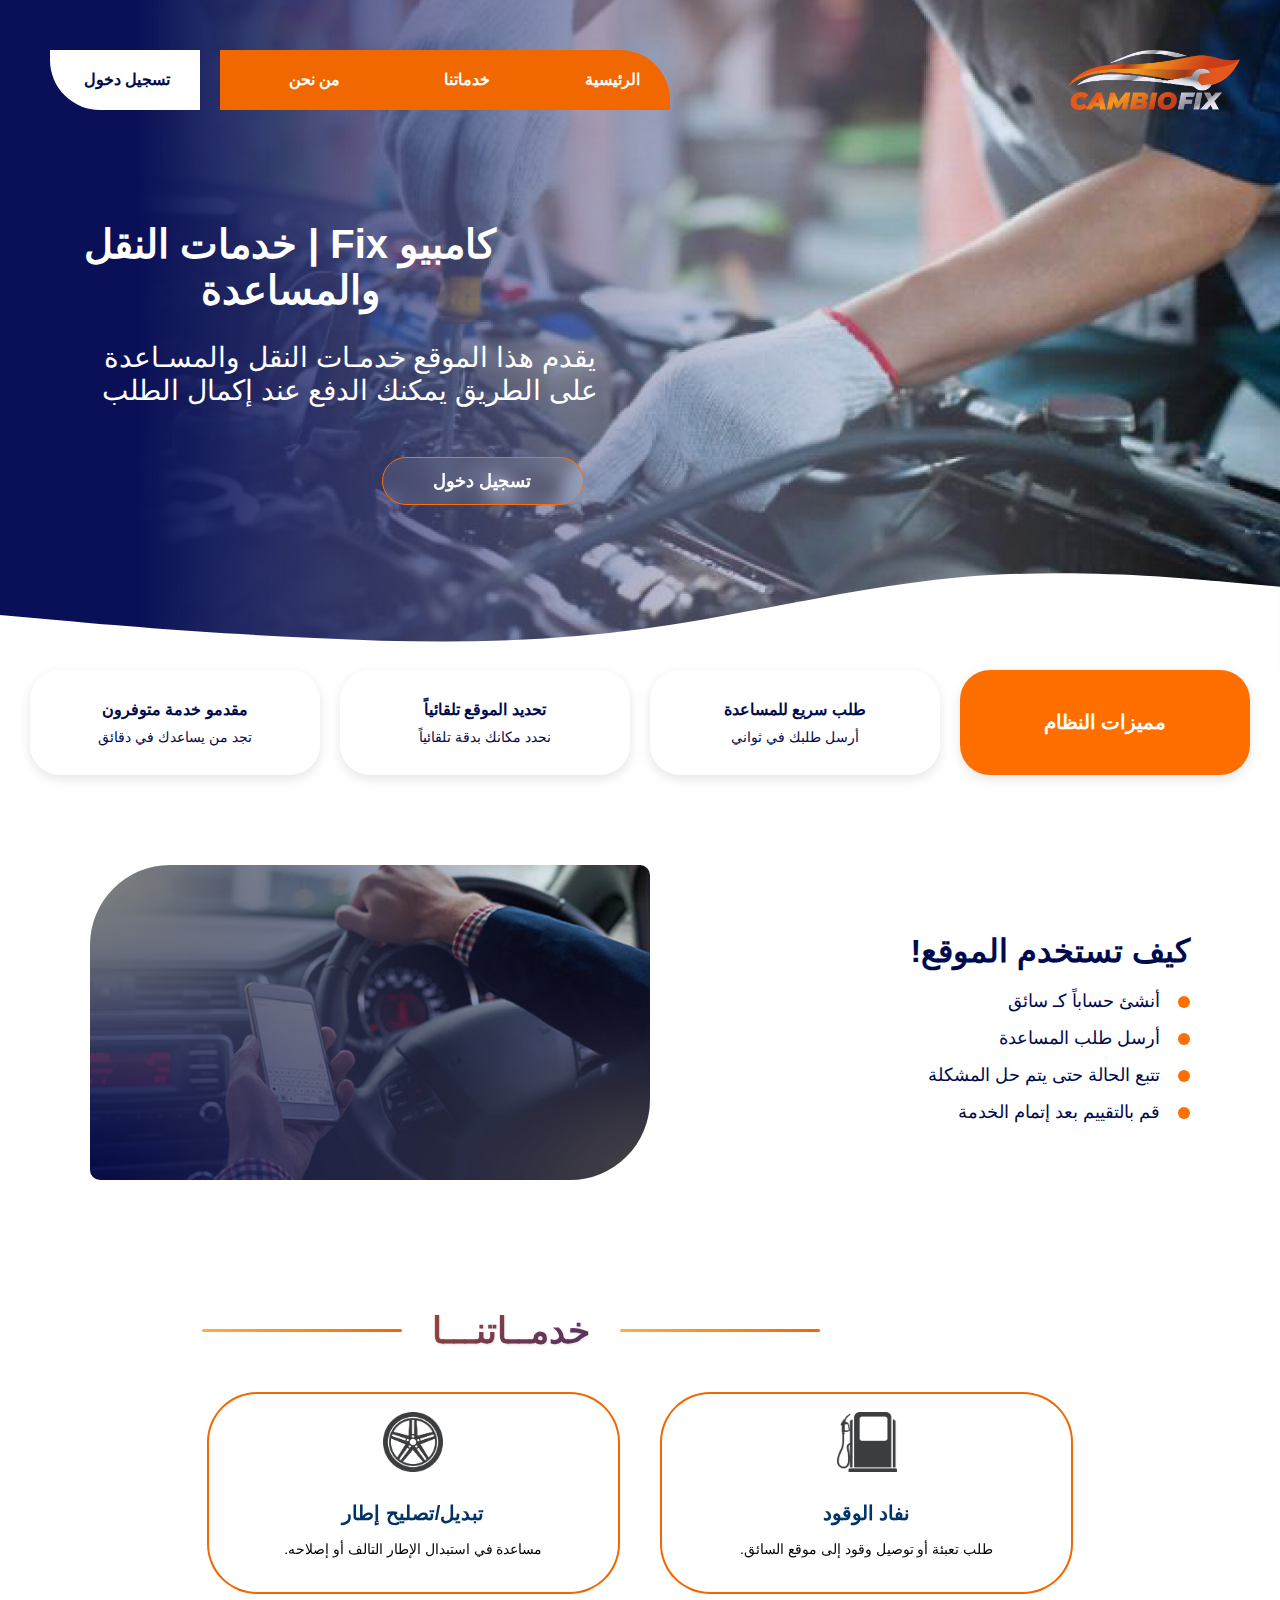
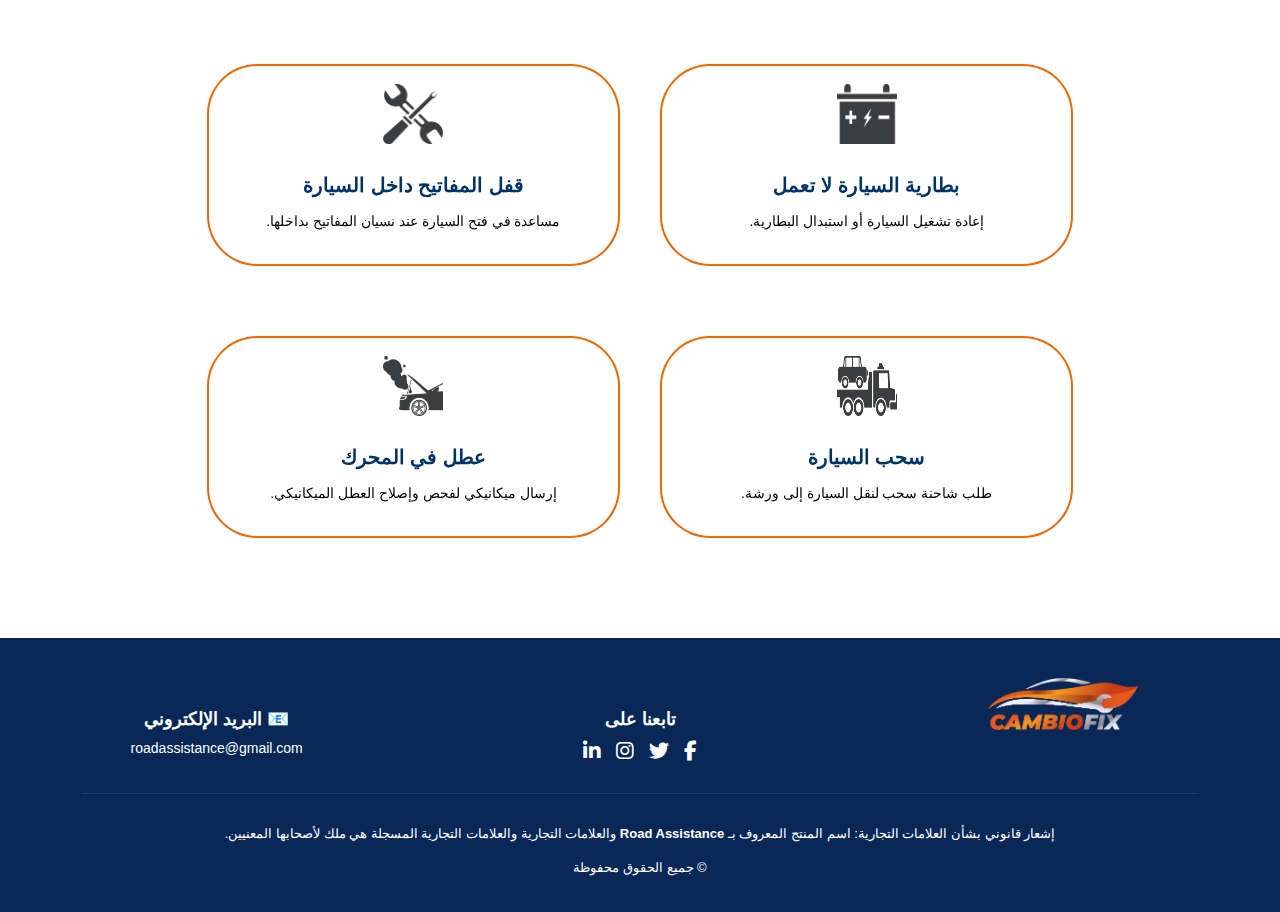
<file: CambioFixCarAssistance/index.html>
<!DOCTYPE html>
<html lang="ar" dir="rtl">

<head>
  <meta charset="UTF-8">
  <meta name="viewport" content="width=device-width, initial-scale=1.0">
  <title>خدمات النقل والمساعدة</title>

  <link rel="stylesheet" href="indexStyle.css">
  <link href="https://fonts.googleapis.com/css2?family=Montserrat:ital,wght@0,100..900;1,100..900&display=swap"
    rel="stylesheet">
<link rel="stylesheet" href="https://cdnjs.cloudflare.com/ajax/libs/font-awesome/6.5.0/css/all.min.css">


</head>

<body>
  <header>
    <div class="logo">
      <img src="images/cambioFixLogo.png" alt="شعار الموقع">
    </div>

    <nav>
      <a href="#">الرئيسية</a>
      <a href="#s">خدماتنا</a>
      <a href="#d">من نحن</a>
      <a href="login.php">تسجيل دخول</a>
    </nav>
  </header>

  <section class="hero">
    <div class="overlay">
      <h1> كامبيو Fix | خدمات النقل والمساعدة </h1>
      <p>يقدم هذا الموقع خدمـات النقل والمسـاعدة<br> على الطريق
        يمكنك الدفع عند إكمال الطلب</p>

      <div class="login-btn">
        <a href="login.php">تسجيل دخول</a>
      </div>

    </div>



    <svg class="wave" viewBox="0 0 1440 320">
      <path fill="#fff"
        d="M0,224L60,229.3C120,235,240,245,360,250C480,256,600,256,720,240C840,224,960,192,1080,181.3C1200,171,1320,181,1380,186.7L1440,192L1440,320L1380,320C1320,320,1200,320,1080,320C960,320,840,320,720,320C600,320,480,320,360,320C240,320,120,320,60,320L0,320Z">
      </path>
    </svg>

  </section>



  <!-- بدء قسم الفيتشرز -->
  <section class="features-section">
    <div class="feature-card dark">
      <h3>مميزات النظام</h3>
    </div>
    <div class="feature-card">
      <h4>طلب سريع للمساعدة</h4>
      <p>أرسل طلبك في ثواني</p>
    </div>
    <div class="feature-card">
      <h4>تحديد الموقع تلقائياً</h4>
      <p>نحدد مكانك بدقة تلقائياً</p>
    </div>
    <div class="feature-card">
      <h4>مقدمو خدمة متوفرون</h4>
      <p>تجد من يساعدك في دقائق</p>
    </div>
  </section>


  <!-- بدء قسم كيف تستخدم الموقع -->
  <section class="how-to">
    <div class="how-to__text">
      <h2>كيف تستخدم الموقع!</h2>
      <ul>
        <li>أنشئ حساباً كـ سائق</li>
        <li>أرسل طلب المساعدة</li>
        <li>تتبع الحالة حتى يتم حل المشكلة</li>
        <li>قم بالتقييم بعد إتمام الخدمة</li>
      </ul>
    </div>
    <div class="how-to__image">
      <img src="images/how_to_use.jpg" alt="صورة تصليح السيارة">
    </div>
  </section>


  <section class="services" id="s">
    <h2>خدمــاتنـــا</h2>
    <div class="service-list">
  
      <div class="service">
        <img src="images/car_fuel.png" alt="وقود">
        <h3>نفاد الوقود</h3>
        <p>طلب تعبئة أو توصيل وقود إلى موقع السائق.</p>
      </div>
      <div class="service">
        <img src="images/Tire repair.png" alt="كفر">
        <h3>تبديل/تصليح إطار</h3>
        <p>مساعدة في استبدال الإطار التالف أو إصلاحه.</p>
      </div>
      <div class="service">
        <img src="images/car battary.png" alt="بطارية">
        <h3>بطارية السيارة لا تعمل</h3>
        <p>إعادة تشغيل السيارة أو استبدال البطارية.</p>
      </div>
      <div class="service">
        <img src="images/locked key.png" alt="مفاتيح">
        <h3>قفل المفاتيح داخل السيارة</h3>
        <p>مساعدة في فتح السيارة عند نسيان المفاتيح بداخلها.</p>
      </div>
      <div class="service">
        <img src="images/Towing a car.png" alt="سحب">
        <h3>سحب السيارة</h3>
        <p>طلب شاحنة سحب لنقل السيارة إلى ورشة.</p>
      </div>
      <div class="service">
        <img src="images/engine.png" alt="ميكانيكي">
        <h3>عطل في المحرك</h3>
        <p>إرسال ميكانيكي لفحص وإصلاح العطل الميكانيكي.</p>
      </div>
    </div>
  </section>


<footer class="footer-grid" id="d">
  <div class="footer-container">

    <!-- الشعار -->
    <div class="footer-logo">
      <img src="images/cambioFixLogo.png" alt="الشعار">
    </div>

    <!-- التواصل الاجتماعي -->
    <div class="footer-social">
      <h5>تابعنا على</h5>
      <div class="social-icons">
        <a href="#"><i class="fab fa-facebook-f"></i></a>
        <a href="#"><i class="fab fa-twitter"></i></a>
        <a href="#"><i class="fab fa-instagram"></i></a>
        <a href="#"><i class="fab fa-linkedin-in"></i></a>
      </div>
    </div>

    <!-- البريد الإلكتروني -->
    <div class="footer-contact">
      <h5>📧 البريد الإلكتروني</h5>
      <p>roadassistance@gmail.com</p>
    </div>
  </div>

  <hr class="footer-separator">

  <div class="footer-bottom">
   <p class="mb-1">إشعار قانوني بشأن العلامات التجارية: اسم المنتج المعروف بـ <strong>Road Assistance</strong> والعلامات التجارية والعلامات التجارية المسجلة هي ملك لأصحابها المعنيين.</p>
      <p class="mb-0">© جميع الحقوق محفوظة</p>
  </div>
</footer>


</body>

</html>
</file>
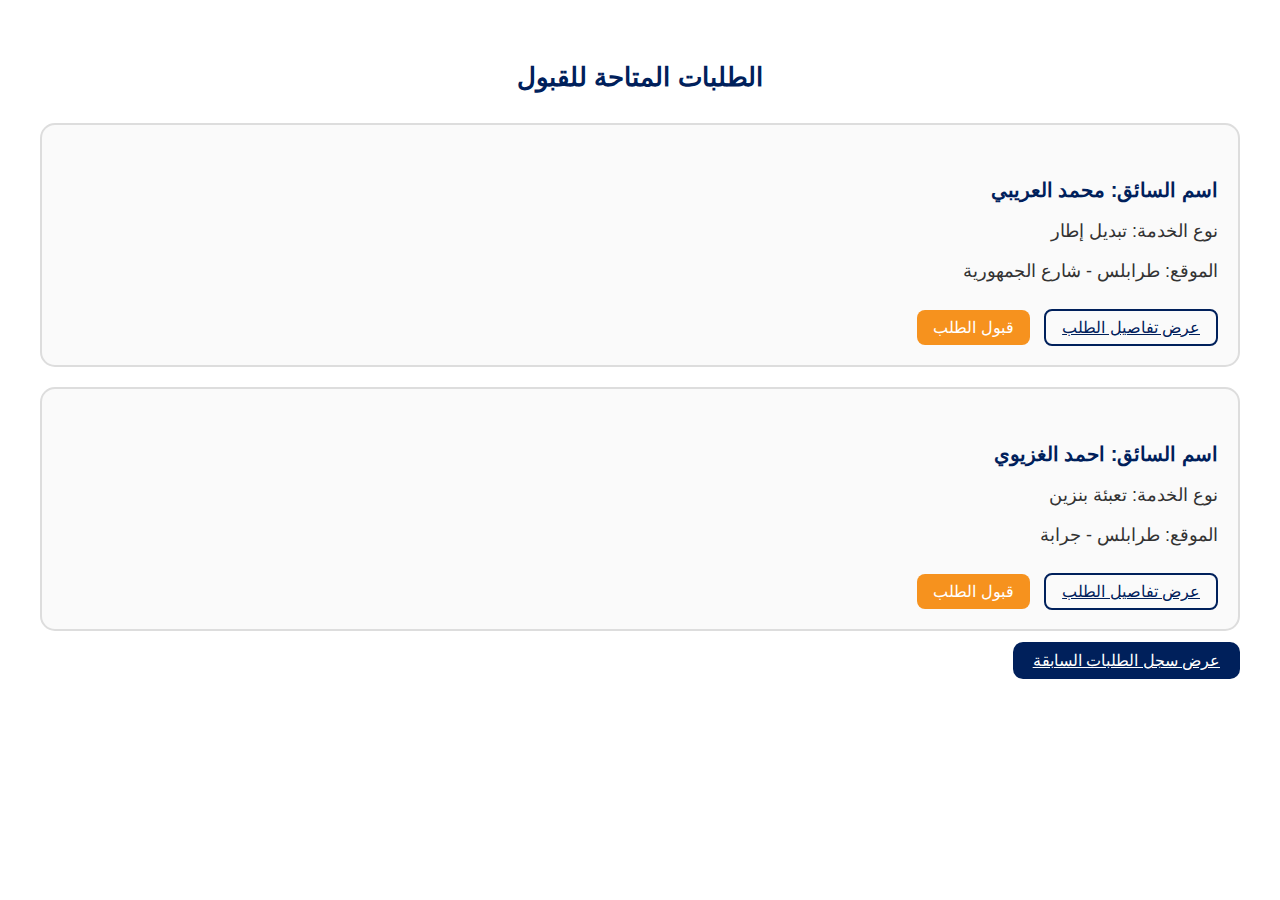
<file: CambioFixCarAssistance/helper.html>
<!DOCTYPE html>
<html lang="ar" dir="rtl">
<head>
  <meta charset="UTF-8">
  <title>لوحة المساعد – الطلبات الجديدة</title>
  <link rel="stylesheet" href="helper.css">

</head>
<body class="bg-light">
  <div class="container py-4">
    <h2 class="text-center mb-4">الطلبات المتاحة للقبول</h2>

    <!-- مثال لبطاقة طلب -->
    <div class="card mb-3">
      <div class="card-body">
        <h5 class="card-title">اسم السائق: محمد العريبي</h5>
        <p class="card-text">نوع الخدمة: تبديل إطار</p>
        <p class="card-text">الموقع: طرابلس - شارع الجمهورية</p>
        <a href="helper_request_details.html" class="btn btn-outline-primary">عرض تفاصيل الطلب</a>
        <button class="btn btn-success ms-2">قبول الطلب</button>
      </div>
    </div>
<div class="card mb-3">
      <div class="card-body">
        <h5 class="card-title">اسم السائق: احمد الغزيوي </h5>
        <p class="card-text">نوع الخدمة: تعبئة بنزين </p>
        <p class="card-text">الموقع: طرابلس - جرابة </p>
        <a href="helper_request_details.html?req=1" class="btn btn-outline-primary">عرض تفاصيل الطلب</a>
        <button class="btn btn-success ms-2">قبول الطلب</button>
      </div>
    </div>
    <!-- كرّر البطاقة السابقة لكل طلب متاح -->
    
    <div class="text-center mt-5">
      <a href="helper_history.html" class="btn btn-primary">عرض سجل الطلبات السابقة</a>
    </div>
  </div>
</body>
</html>
</file>
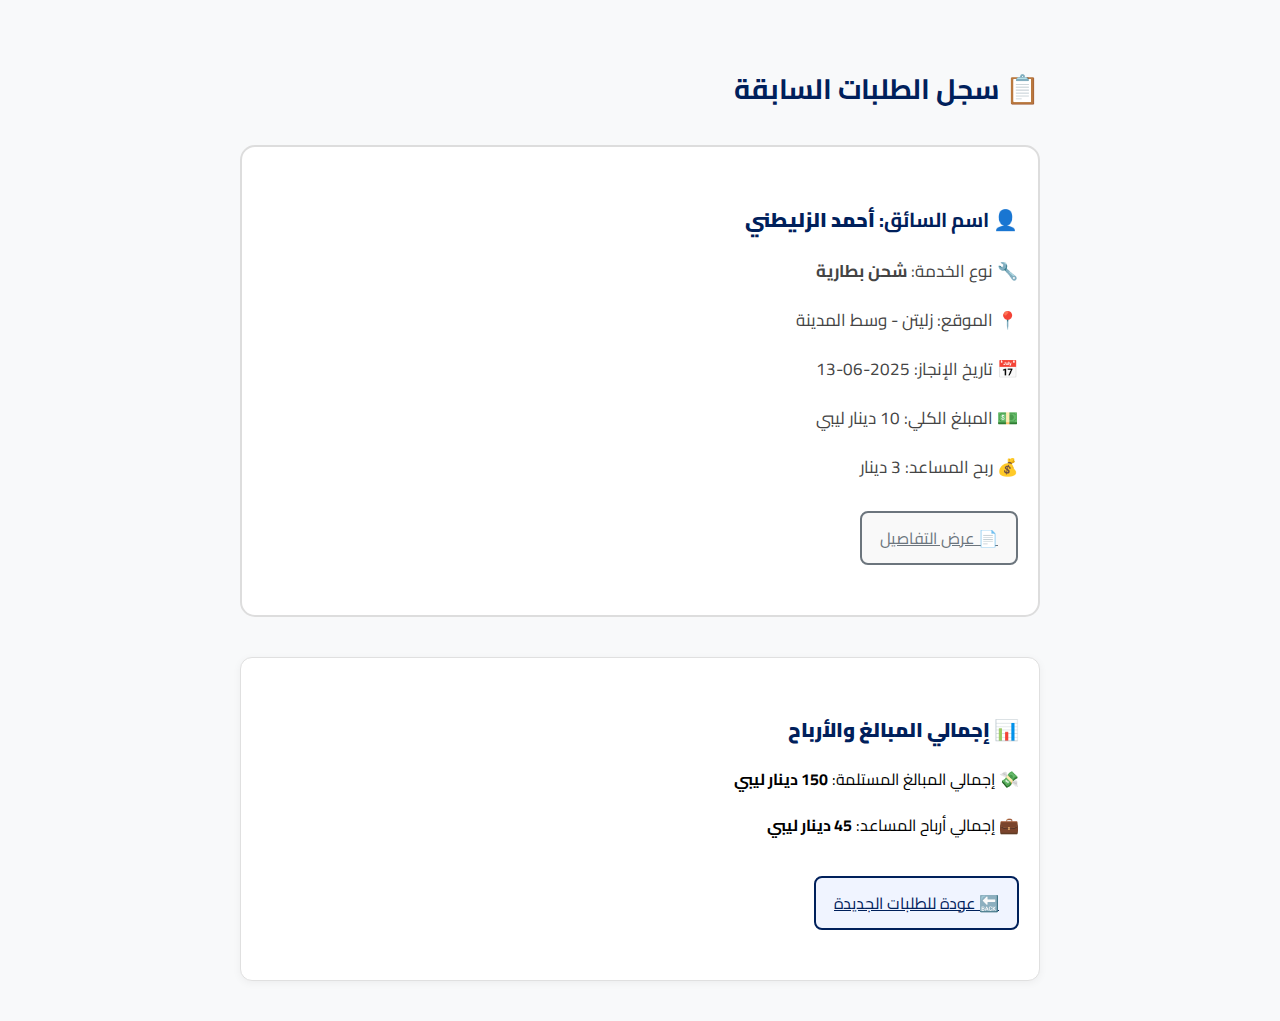
<file: CambioFixCarAssistance/helper_history.html>
<!DOCTYPE html>
<html lang="ar" dir="rtl">

<head>
    <meta charset="UTF-8">
    <title>لوحة المساعد – سجل الطلبات السابقة</title>
    <link rel="stylesheet" href="helper_history.css">
    <link href="https://fonts.googleapis.com/css2?family=Cairo&display=swap" rel="stylesheet">
</head>

<body class="bg-light">
    <div class="container py-4">
        <h2 class="text-center mb-4">📋 سجل الطلبات السابقة</h2>

        <!-- بطاقة طلب مكتمل -->
        <div class="card mb-3 shadow-sm">
            <div class="card-body">
                <h5 class="card-title">👤 اسم السائق: <strong>أحمد الزليطني</strong></h5>
                <p class="card-text">🔧 نوع الخدمة: <strong>شحن بطارية</strong></p>
                <p class="card-text">📍 الموقع: زليتن - وسط المدينة</p>
                <p class="card-text">📅 تاريخ الإنجاز: 2025-06-13</p>
                <p class="card-text">💵 المبلغ الكلي: 10 دينار ليبي</p>
                <p class="card-text">💰 ربح المساعد: 3 دينار</p>

                <!-- زر عرض التفاصيل داخل الكارد -->
                <div class="details-btn-wrapper">
                    <a href="helper_request_details.html?req=2" class="btn btn-outline-secondary">📄 عرض التفاصيل</a>
                </div>
            </div>
        </div>

        <!-- صندوق الملخص -->
        <div class="summary-box">
            <h5 class="mb-3 text-primary"> <strong>📊 إجمالي المبالغ والأرباح </strong></h5>
            <p>💸 إجمالي المبالغ المستلمة: <strong>150 دينار ليبي</strong></p>
            <p>💼 إجمالي أرباح المساعد: <strong>45 دينار ليبي</strong></p>

            <!-- زر العودة داخل صندوق الملخص -->
            <div class="back-btn-wrapper">
                <a href="dashboard_helper.html" class="btn btn-outline-primary">🔙 عودة للطلبات الجديدة</a>
            </div>
        </div>

    </div>
</body>

</html>
</file>
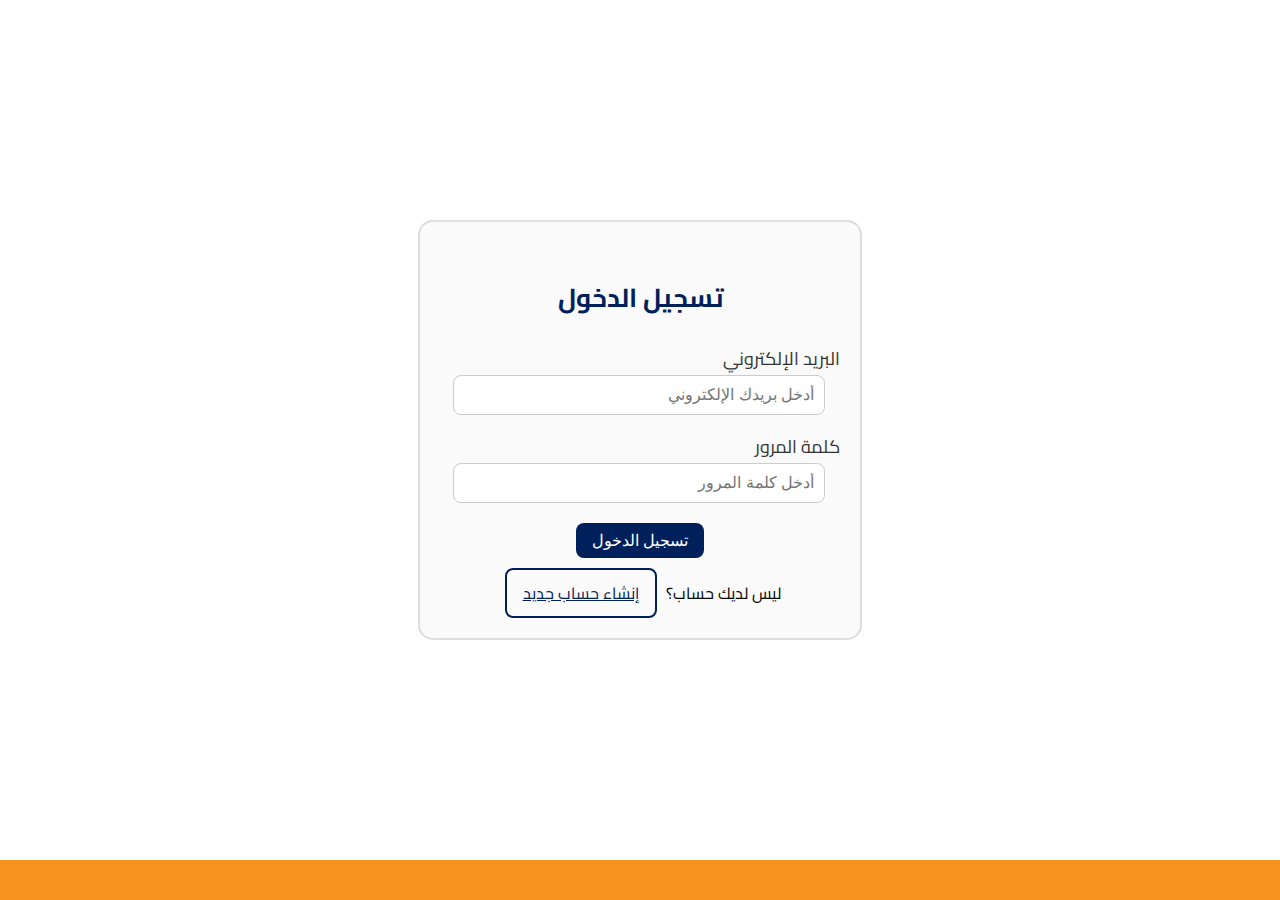
<file: CambioFixCarAssistance/login.html>
<!DOCTYPE html>
<html lang="ar" dir="rtl">
<head>
  <meta charset="UTF-8" />
  <meta name="viewport" content="width=device-width, initial-scale=1.0" />
  <title>تسجيل الدخول</title>
  <link rel="stylesheet" href="login.css" />
  <link href="https://fonts.googleapis.com/css2?family=Cairo&display=swap" rel="stylesheet" />
</head>
<body>

  <div class="container">
    <div class="card">
      <h2>تسجيل الدخول</h2>
      <form>
        <label for="email">البريد الإلكتروني</label>
        <input
          type="email"
          id="email"
          name="email"
          placeholder="أدخل بريدك الإلكتروني"
          required
        />

        <label for="password">كلمة المرور</label>
        <input
          type="password"
          id="password"
          name="password"
          placeholder="أدخل كلمة المرور"
          required
        />

        <div class="text-center">
          <button type="submit" class="btn btn-primary">تسجيل الدخول</button>
        </div>
      <form action="login.php" method="POST">

      <div class="card-body text-center">
        ليس لديك حساب؟
        <a href="regester.html" class="btn btn-outline-primary">إنشاء حساب جديد</a>
      </div>
    </div>
  </div>

  <div class="bottom-bar"></div>

</body>
</html>
</file>
<file: CambioFixCarAssistance/indexStyle.css>
body {
font-family: 'Cairo', sans-serif;
  margin: 0;
  padding: 0;
  direction: rtl;

}

html {
  scroll-behavior: smooth;
}

.hero {
  position: relative;
  background-image: url('images/backgroundPic.jpg');
  background-size: cover;
  background-position: center;
  height: 700px;
  color: white;
  text-align: center;
  display: flex;
  align-items: center;
  justify-content: center;
}

.hero .overlay {
  position: relative;
  z-index: 1;
}


.wave {
  position: absolute;
  bottom: 0;
  left: 0;
  width: 100%;
}

header {
  display: flex;
  justify-content: space-between;
  align-items: center;
  background: transparent;
  padding: 0;
  height: 60px;
  direction: rtl;
  margin-top: 50px;
  position: absolute;
  top: 0;
  width: 100%;
  z-index: 10;
}


/* .logo {
  display: flex;
  align-items: center;
  color: white;
  font-size: 22px;
  font-weight: bold;

} */


.logo img {
  height: 60px;
  display: flex;
  padding: 0 10px;
  margin-right: 30px;
}

nav {
  display: flex;
  align-items: center;
  margin-right: auto;
}

nav a {
  color: white;
  text-decoration: none;
  /* padding: 20px 16px; */
  padding-top: 20px;
  padding-bottom: 20px;
  padding-right: 30px;
  padding-left: 20px;
  font-size: 16px;
  background-color: #f16800;
  margin: 0;
  height: 20px;
  width: 100px;
  font-weight: bold;


}

nav a:first-child {
  border-top-right-radius: 50px;
}

nav a:last-child {
  background-color: white;
  color: #000b4d;
  border-bottom-left-radius: 50px;
  font-weight: bold;
  margin-left: 50px;
  margin-right: 20px;
}


/* Hover لروابط اليمين (الكلام فقط يتغير لونه) */
nav a:not(:last-child):hover {
  color: #000b4d; /* مثلاً أزرق غامق */
  transition: color 0.3s ease;
}

/* Hover لرابط تسجيل الدخول (النص يتحول برتقالي مثلاً) */
nav a:last-child:hover {
  color: #f16800;
  transition: color 0.3s ease;
}




.hero h1 {
  font-size: 40px;
  margin-right: 700px;
  font-weight: bold;
}

.hero p {

  font-size: 28px;
  color: #ffffff;
  margin-right: 580px;

}

.login-btn {
  margin-top: 50px;
  margin-right: 315px; /* نفس محاذاة الفقرة */
}

.login-btn a {

  color: #ffffff;
  padding: 12px 25px;
  text-decoration: none;
  font-size: 18px;
  width: 150px;
  font-weight: bold;
  border-radius: 30px;
  border: 1px solid #ff6f00;
  backdrop-filter: blur(8px); /* ضباب */
  background: rgba(255, 255, 255, 0.1); /* شفافية من المنتصف */  transition: 0.3s ease;
  display: inline-block;
    transition: all 0.3s ease;

}

.login-btn a:hover {
  background: #ff6f00;
  color: #ffffff;
}

/* .login-btn .arrow {
  margin-right: 10px;
  font-size: 16px;
  color: #f16800;
} */


/* ====== قسم الفيتشرز ====== */
.features-section {
  display: flex;
  align-items: stretch;
  justify-content: center;
  gap: 20px;
  background: #fff;
  position: relative;
  top: -30px;
}

/* ====== الكروت ====== */
.feature-card {
  flex: 1;
  max-width: 250px;
  background: rgba(255, 255, 255, 1);
  border-radius: 30px;
  box-shadow: 0 4px 12px rgba(0,0,0,0.1);
  padding: 20px;
  text-align: center;
  transition: transform 0.3s ease, box-shadow 0.3s ease; /* أضفنا الحركة */
}

/* تأثير الهوفر الناعم */
.feature-card:hover {
  transform: translateY(-10px) scale(1.02);
  box-shadow: 0 8px 20px rgba(0, 0, 0, 0.15);
}

/* النصوص داخل الكروت */
.feature-card h4,
.feature-card p {
  margin: 10px 0;
  color: #000b4d;
  font-weight: bold;
}

.feature-card p {
  font-size: 14px;
  font-weight: normal;
}

/* الكارد الأول باللون الغامق */
.feature-card.dark {
  background-color: #ff6f00;
  color: #fff;
  box-shadow: 0 4px 12px rgba(0,0,0,0.1);
  text-align: center;
  padding-top: 40px;
  transition: transform 0.3s ease, box-shadow 0.3s ease; /* نفس التأثير */
}

/* تأثير الهوفر للكارت الغامق */
.feature-card.dark:hover {
  transform: translateY(-10px) scale(1.02);
  box-shadow: 0 8px 20px rgba(0, 0, 0, 0.2);
}

.feature-card.dark h3 {
  margin: 0;
  font-size: 20px;
  font-weight: bold;
}





/* ====== قسم كيف تستخدم الموقع ====== */
.how-to {
  display: flex;
  align-items: center;
  justify-content: center;
  gap: 40px;
  padding: 60px 20px;
  background: #fff;
  direction: rtl;
}

.how-to__text {
  flex: 1;
  max-width: 500px;
}

.how-to__text h2 {
  font-size: 32px;
  color: #000b4d;
  margin-bottom: 20px;
  font-weight: bold;
}

.how-to__text ul {
  list-style: none;
  padding: 0;
}

.how-to__text ul li {
  position: relative;
  padding-right: 30px;
  margin-bottom: 15px;
  font-size: 18px;
  color: #000b4d;
}

.how-to__text ul li::before {
  content: "";
  position: absolute;
  right: 0;
  top: 6px;
  width: 12px;
  height: 12px;
  background: #ff6f00;
  border-radius: 50%;
}

.how-to__image {
  flex: 1;
  max-width: 560px;
  overflow: hidden;
  border-radius: 80px 10px 80px 10px; /* تعديل الشكل حسب المثال */
}

.how-to__image img {
  display: block;
  width: 100%;
  height: auto;
  object-fit: cover;
}


.features,
.services {
  padding: 40px 20px;
}

.features h2,
.services h2 {
  color: #002f6c;
  text-align: center;
}

.features ul {
  list-style: none;
  padding: 0;
}

.features li {
  margin: 20px 0;
  font-size: 18px;
}

.how-it-works {
  display: flex;
  flex-wrap: wrap;
  align-items: center;
  justify-content: center;
  gap: 30px;
  padding: 40px 20px;
}

.how-it-works .text {
  max-width: 400px;
}

.how-it-works .text h2 {
  font-size: 36px;
  color: #002f6c;
  margin-bottom: 20px;
}

.how-it-works .text ul {
  list-style: none;
  padding: 0;
}

.how-it-works .text li {
  font-size: 18px;
  margin-bottom: 10px;
  position: relative;
  padding-right: 25px;
}

.how-it-works .text li::before {
  content: '';
  position: absolute;
  right: 0;
  top: 6px;
  width: 10px;
  height: 10px;
  background-color: #f7941d;
  border-radius: 50%;
}

.how-it-works img {
  width: 300px;
  border-radius: 20px;
}

@keyframes pulse {
  0% {
    transform: scale(1);
    opacity: 1;
  }
  50% {
    transform: scale(1.05);
    opacity: 0.85;
  }
  100% {
    transform: scale(1);
    opacity: 1;
  }
}


.how-to__text {
  animation: pulse 6s infinite ease-in-out;
}


.services h2 {
  display: inline-flex;
  align-items: center;
  justify-content: center;
  font-size: 36px;
  font-weight: bold;
  margin-right: 440px;
  background: linear-gradient(135deg, #f16800, #0919a8);
  -webkit-background-clip: text;
  -webkit-text-fill-color: transparent;
  text-shadow: 1px 1px 3px rgba(0, 0, 0, 0.1);
  letter-spacing: 1px;
  margin-bottom: 40px;
}

.services h2::before,
.services h2::after {
  content: "";
  align-items: center;
  display: inline-block;
  width: 200px;
  height: 3px;
  background: linear-gradient(90deg, #ffaf40, #f16800);
  border-radius: 2px;
  margin: 0;  /* لا مسافة هنا */
    animation: move-glow 3s ease-in-out infinite;

}

/* إذا تحبي تخلي الخطوط تلامس النص تماما، احذفي المساحات الجانبية */
.services h2::before {
  margin-right: 0;
  margin-left: 30px;
}

.services h2::after {
  margin-left: 0;
  margin-right: 30px;
}


@keyframes move-glow {
  0%, 100% {
    transform: translateX(0);
    box-shadow: 0 0 8px #ffaf40, 0 0 15px #f16800;
    opacity: 0.8;
  }
  50% {
    transform: translateX(8px);
    box-shadow: 0 0 20px #ffaf40, 0 0 30px #f16800;
    opacity: 1;
  }
}


.service-list {
  display: flex;
  flex-wrap: wrap;
  justify-content: center;
  gap: 40px;
}

.service {
  background: rgba(255, 255, 255, 0.407);
  border-radius: 50px;

  /* نحذف border-image ونستبدله بظل متدرج يعطي نفس الإحساس */
  border: none;
  position: relative;
  z-index: 1;

  padding: 20px;
  text-align: center;
  backdrop-filter: blur(10px);
  -webkit-backdrop-filter: blur(10px);
  box-shadow:
    0 0 0 2px transparent, /* نتركه شفاف */
    0 0 0 2px #f16800 inset; /* هنا نحط تأثير داخلي */
  transition: transform 0.3s ease, box-shadow 0.3s ease;
  flex: 1 1 calc(33.33% - 40px);
  max-width: calc(33.33% - 40px);
  overflow: hidden;
  margin-bottom: 30px;
}


.service:hover {
  transform: translateY(-5px) scale(1.03);
  box-shadow: 0 12px 20px rgba(0, 0, 0, 0.2);
  
}


.service img {
  width: 60px;
  height: 60px;
  margin-bottom: 15px;
}

.service h3 {
  font-size: 20px;
  color: #003366;
  margin: 10px 0 5px;
}

.service h3:hover{
  color: #f16800;
}

.service p {
  font-size: 14px;
  color: #000;
  line-height: 1.5;
}


.footer-grid {
  background-color: #092858;
  color: #fff;
  padding: 40px 20px 20px;
  direction: rtl;
  font-family: 'Cairo', sans-serif;
  margin-top: 30px;
}

.footer-container {
  display: grid;
  grid-template-columns: repeat(auto-fit, minmax(200px, 1fr));
  gap: 30px;
  align-items: start;
  text-align: center;
}

.footer-logo img {
  max-width: 150px;
  height: auto;
  margin-bottom: 10px;
}

.footer-social h5,
.footer-contact h5 {
  font-size: 18px;
  margin-bottom: 10px;
  font-weight: bold;
}

.social-icons {
  display: flex;
  justify-content: center;
  gap: 15px;
}

.social-icons a {
  font-size: 20px;
  color: #ffffff;
  transition: color 0.3s;
}

.social-icons a:hover {
  color: #f7941d;
}

.footer-contact p {
  margin: 0;
  font-size: 14px;
  color: #ffffff;
}

.footer-separator {
  border: none;
  border-top: 1px solid #1e3a68;
  margin: 30px auto;
  width: 90%;
}

.footer-bottom {
  text-align: center;
  font-size: 13px;
  color: #ffffff;
  line-height: 1.6;
}


/* ====== Responsive Design ====== */
@media (max-width: 1200px) {
  .hero h1 {
    margin-right: 400px;
    font-size: 32px;
  }

  .hero p {
    margin-right: 300px;
    font-size: 22px;
  }

  .login-btn {
    margin-right: 200px;
  }

  .services h2 {
    margin-right: 200px;
  }
}

@media (max-width: 768px) {
  header {
    flex-direction: column;
    align-items: flex-start;
    height: auto;
  }

  nav {
    flex-direction: column;
    align-items: flex-start;
    margin: 0;
    width: 100%;
  }

  nav a {
    width: 100%;
    margin: 0;
    padding: 10px 20px;
    text-align: right;
    font-size: 16px;
  }

  .hero {
    height: auto;
    padding: 60px 20px;
    text-align: right;
    flex-direction: column;
  }

  .hero h1,
  .hero p,
  .login-btn {
    margin-right: 0;
    text-align: right;
  }

  .features-section {
    flex-direction: column;
    padding: 20px;
  }

  .feature-card {
    max-width: 100%;
  }

  .how-to {
    flex-direction: column;
    gap: 20px;
  }

  .how-to__image,
  .how-to__text {
    max-width: 100%;
  }

  .how-it-works {
    flex-direction: column;
  }

  .how-it-works .text {
    max-width: 100%;
  }

  .how-it-works img {
    width: 100%;
  }

  .services h2 {
    margin-right: 0;
    font-size: 28px;
  }

  .services h2::before,
  .services h2::after {
    width: 80px;
  }

  .service {
    flex: 1 1 100%;
    max-width: 100%;
  }
}
</file>
<file: CambioFixCarAssistance/helper.css>
body {
    margin: 0;
    font-family: 'Cairo', sans-serif;
    background-color: #fff;
    direction: rtl;
  }
  
  .container {
    padding: 40px;
  }
  
  h2 {
    color: #00205b;
    font-size: 26px;
    margin-bottom: 30px;
    text-align: center;
  }
  
  .card {
    border: 2px solid #ddd;
    border-radius: 15px;
    padding: 20px;
    margin-bottom: 20px;
    transition: box-shadow 0.3s ease;
    background-color: #fafafa;
  }
  
  .card:hover {
    box-shadow: 0 0 10px rgba(0, 0, 0, 0.1);
  }
  
  .card-title {
    font-size: 20px;
    color: #00205b;
    margin-bottom: 10px;
  }
  
  .card-text {
    font-size: 18px;
    color: #333;
    margin-bottom: 8px;
  }
  
  .btn {
    font-size: 16px;
    padding: 8px 16px;
    border-radius: 8px;
    margin-left: 10px;
  }
  
  .btn-outline-primary {
    
    color: #00205b;
    border: 2px solid #00205b;
    background-color: transparent;
  }
  
  .btn-outline-primary:hover {
    background-color: #00205b;
    color: #fff;
  }
  
  .btn-success {
    background-color: #f6921e;
    color: #fff;
    border: none;
  }
  
  .btn-success:hover {
    background-color: #ec7c00;
  }
  
  .text-center .btn-primary {
    background-color: #00205b;
    color: #fff;
    border: none;
    padding: 10px 20px;
    border-radius: 10px;
  }
  
  .text-center .btn-primary:hover {
    background-color: #001a45;
  }
  
  .bottom-bar {
    background-color: #f6921e;
    height: 40px;
    width: 100%;
  }
  .btn {
  font-size: 16px;
  padding: 8px 16px;
  border-radius: 8px;
  margin-left: 10px;
}

.card-body .btn {
  margin-top: 20px;
}
</file>
<file: CambioFixCarAssistance/helper_history.css>
body {
    margin: 0;
    font-family: 'Cairo', sans-serif;
    background-color: #f8f9fa;
    direction: rtl;
  }
  
  .container {
    padding: 40px;
    max-width: 800px;
    margin: auto;
  }
  
  h2 {
    color: #00205b;
    font-size: 28px;
    font-weight: bold;
    margin-bottom: 30px;
  }
  
  .card {
    border: 2px solid #ddd;
    border-radius: 15px;
    background-color: #ffffff;
    padding: 20px;
    transition: box-shadow 0.3s ease;
  }
  
  .card:hover {
    box-shadow: 0 4px 12px rgba(0, 0, 0, 0.1);
  }
  
  .card-title {
    font-size: 20px;
    color: #00205b;
    margin-bottom: 10px;
  }
  
  .card-text {
    font-size: 17px;
    color: #444;
    margin-bottom: 8px;
  }
  
  .summary-box {
    border: 1px solid #e0e0e0;
    background-color: #ffffff;
    border-radius: 12px;
    box-shadow: 0 2px 8px rgba(0, 0, 0, 0.05);
    padding: 20px;
    margin-top: 40px;
  }

  
  
  .text-primary {
    color: #00205b;
    font-size: 20px;
    margin-bottom: 10px;

  }
  
  .btn {
    font-size: 16px;
    padding: 10px 18px;
    border-radius: 8px;
    transition: background-color 0.3s ease;
  }
  
  /* زر عودة للطلبات الجديدة */
  .btn-outline-primary {
    color: #00205b;
    border: 2px solid #00205b;
    background-color: #f0f4ff;
    margin-top: 50px;
  }
  
  .btn-outline-primary:hover {
    background-color: #00205b;
    color: white;
  }
  
  /* زر عرض التفاصيل */
  .btn-outline-secondary {
    color: #6c757d;
    border: 2px solid #6c757d;
    background-color: #f9f9f9;
    margin-top: 20px;
    margin-bottom: 30px;
    display: inline-block;
    text-align: center;
  }
  
  .btn-outline-secondary:hover {
    background-color: #6c757d;
    color: white;
  }
  
  /* تغليف الزر لضبط موقعه داخل الكارد */
  .details-btn-wrapper {
    text-align: start; /* يمكنك تغييره إلى center أو end حسب الحاجة */
  }


  /* زر العودة داخل الملخص */
.btn-outline-primary {
    color: #00205b;
    border: 2px solid #00205b;
    background-color: #f0f4ff;
    margin-top: 20px; /* تقليل المسافة لأنه صار داخل البوكس */
    margin-bottom: 30px;
    display: inline-block;
    text-align: center;
  }
  
  .btn-outline-primary:hover {
    background-color: #00205b;
    color: white;
  }
  
  /* تغليف الزر لضبط محاذاته */
  .back-btn-wrapper {
    text-align: start; /* يمكنك تعديله إلى center أو end حسب التنسيق */
  }
</file>
<file: CambioFixCarAssistance/login.css>
body {
  margin: 0;
  font-family: 'Cairo', sans-serif;
  background-color: #fff;
  direction: rtl;

  /* لتحويل الجسم إلى عمود وحجز المساحة لأسفل الصفحة */
  display: flex;
  flex-direction: column;
  min-height: 100vh;
}

/* الحاوية الرئيسية: تحتل المساحة المتبقية وتوسّط المحتوى */
.container {
  flex: 1;
  display: flex;
  justify-content: center;
  align-items: center;
  padding: 70px;
}

/* عنوان الصفحة داخل البطاقة */
h2 {
  color: #00205b;
  font-size: 26px;
  margin-bottom: 20px;
  text-align: center;
}

/* البطاقة */
.card {
  border: 2px solid #ddd;
  border-radius: 15px;
  padding: 30px 20px;
  width: 100%;
  max-width: 400px;
  background-color: #fafafa;
  transition: box-shadow 0.3s ease;
}
.card:hover {
  box-shadow: 0 0 10px rgba(0, 0, 0, 0.1);
}

/* حقول النموذج */
.card label {
  display: block;
  font-size: 18px;
  margin-left: 15px;
  color: #333;
}
.card input {
  width: 350px;
  padding: 10px;
  font-size: 16px;
  margin-bottom: 15px;
  margin-right:15px ;
  border: 1px solid #ccc;
  border-radius: 8px;
}

/* جسم البطاقة للروابط */
.card-body {
  margin-top: 15px;
}

/* الأزرار */
.btn {
  font-size: 16px;
  padding: 8px 16px;
  border-radius: 8px;
  margin: 5px;
  cursor: pointer;
}
.btn-primary {
  background-color: #00205b;
  color: #fff;
  border: none;
}
.btn-primary:hover {
  background-color: #001a45;
}
.btn-outline-primary {
  color: #00205b;
  border: 2px solid #00205b;
  background-color: transparent;
}
.btn-outline-primary:hover {
  background-color: #00205b;
  color: #fff;
}

/* لتوسيط محتوى الأزرار */
.text-center {
  text-align: center;
}

/* الشريط الأسفل */
.bottom-bar {
  background-color: #f6921e;
  height: 40px;
  width: 100%;
}
</file>
